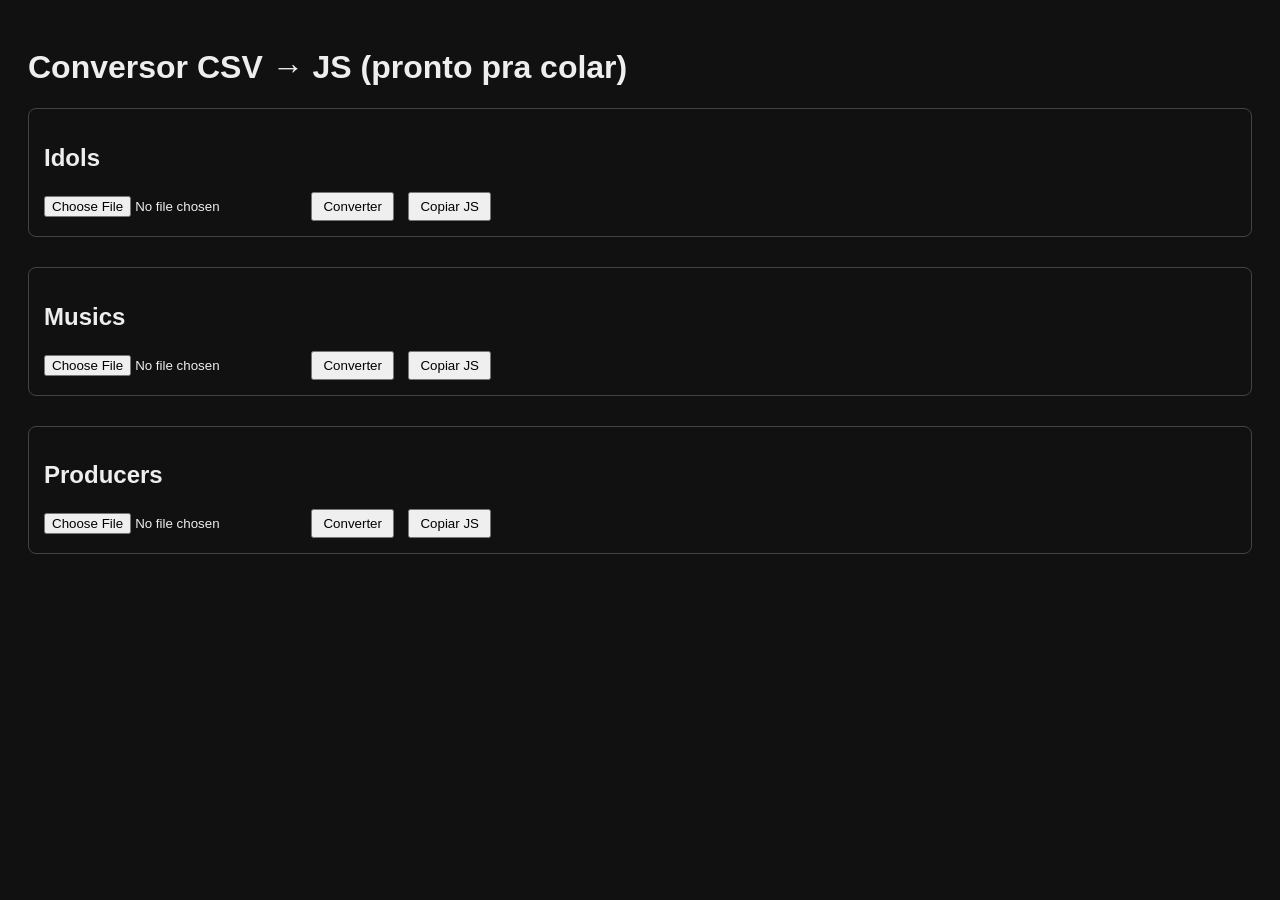
<file: data/converter_csv_json.html>
<!DOCTYPE html>
<html lang="pt-BR">
<head>
  <meta charset="UTF-8">
  <title>CSV → JSON Converter</title>
  <style>
    body {
      font-family: Arial;
      padding: 20px;
      background: #111;
      color: #eee;
    }
    .section {
      margin-bottom: 30px;
      padding: 15px;
      border: 1px solid #444;
      border-radius: 8px;
    }
    button {
      margin-left: 10px;
      padding: 5px 10px;
      cursor: pointer;
    }
    textarea {
      width: 100%;
      height: 150px;
      margin-top: 10px;
      background: #222;
      color: #0f0;
      border: 1px solid #555;
      display: none;
    }
  </style>
</head>
<body>
<h1>Conversor CSV → JS (pronto pra colar)</h1>
<!-- IDOLS -->
<div class="section">
  <h2>Idols</h2>
  <input type="file" id="idolsFile" accept=".csv">
  <button onclick="processarArquivo('idols')">Converter</button>
  <button onclick="copiarJS('idols')">Copiar JS</button>
  <textarea id="idolsOutput"></textarea>
</div>
<!-- SONGS -->
<div class="section">
  <h2>Musics</h2>
  <input type="file" id="songsFile" accept=".csv">
  <button onclick="processarArquivo('songs')">Converter</button>
  <button onclick="copiarJS('songs')">Copiar JS</button>
  <textarea id="songsOutput"></textarea>
</div>
<!-- PRODUCERS -->
<div class="section">
  <h2>Producers</h2>
  <input type="file" id="producersFile" accept=".csv">
  <button onclick="processarArquivo('producers')">Converter</button>
  <button onclick="copiarJS('producers')">Copiar JS</button>
  <textarea id="producersOutput"></textarea>
</div>
<script>
//f:detectarSeparador
function detectarSeparador(linha) {
  if (linha.includes(";")) return ";";
  if (linha.includes("\t")) return "\t";
  return ",";
}

//f:normalizarChave
function normalizarChave(chave) {
  return chave
    .toLowerCase()
    .normalize("NFD").replace(/[\u0300-\u036f]/g, "")
    .replace(/\s+/g, "");
}

//f:processarArquivo
function processarArquivo(tipo) {
  const input = document.getElementById(tipo + "File");
  const output = document.getElementById(tipo + "Output");
  const file = input.files[0];
  if (!file) {
    alert("Selecione um arquivo!");
    return;
  }
  const reader = new FileReader();
  reader.onload = function(e) {
    const texto = e.target.result.trim();
    const linhas = texto.split("\n");
    const separador = detectarSeparador(linhas[0]);
    const headers = linhas[0]
      .split(separador)
      .map(h => normalizarChave(h));
    let resultado = [];
    for (let i = 1; i < linhas.length; i++) {
      if (!linhas[i].trim()) continue;
      let valores = linhas[i].split(separador);
      let obj = {};
      headers.forEach((h, index) => {
        obj[h] = valores[index]?.trim() || "";
      });
      //IDOLS
      if (tipo === "idols") {
        obj = {
          gen: obj.geracao,
          type: obj.type,
          id: obj.id,
          name: obj.nome,
          group: obj.grupo,
          vocal: obj.vocal,
          dance: obj.dance,
          rap: obj.rap,
          center: obj.center,
          visual: obj.visual,
          especialidade: obj.especialidade,
          conceito: obj.conceitopredominante,
          fortes: obj.pontosfortes,
          fracos: obj.pontosfracos,
        };
      }
      //SONGS
      if (tipo === "songs") {
        obj = {
          type: obj.type,
          id: obj.id,
          name: obj.nome,
          fonte: obj.fonte,
          conceito: obj.conceitooriginal,
        };
      }
      //PRODUCERS
      if (tipo === "producers") {
        obj = {
          type: obj.type,
          id: obj.id,
          name: obj.nome,
          conceito: obj.conceitopredominante,
          outrosconceitos: obj.outrosconceitos,
        };
      }
      resultado.push(obj);
    }
    const json = JSON.stringify(resultado, null, 2);
    output.value = json;
    output.style.display = "block";
  };
  reader.readAsText(file);
}

//f:copiarJS
function copiarJS(tipo) {
  const output = document.getElementById(tipo + "Output");
  if (!output.value) {
    alert("Converta primeiro!");
    return;
  }
  let nomeConst = "";
  if (tipo === "idols") nomeConst = "idols";
  if (tipo === "songs") nomeConst = "musics";
  if (tipo === "producers") nomeConst = "producers";
  const textoFinal = `const ${nomeConst} = ${output.value};`;
  navigator.clipboard.writeText(textoFinal)
    .then(() => alert("Código JS copiado!"))
    .catch(() => alert("Erro ao copiar"));
}
</script>
</body>
</html>
</file>
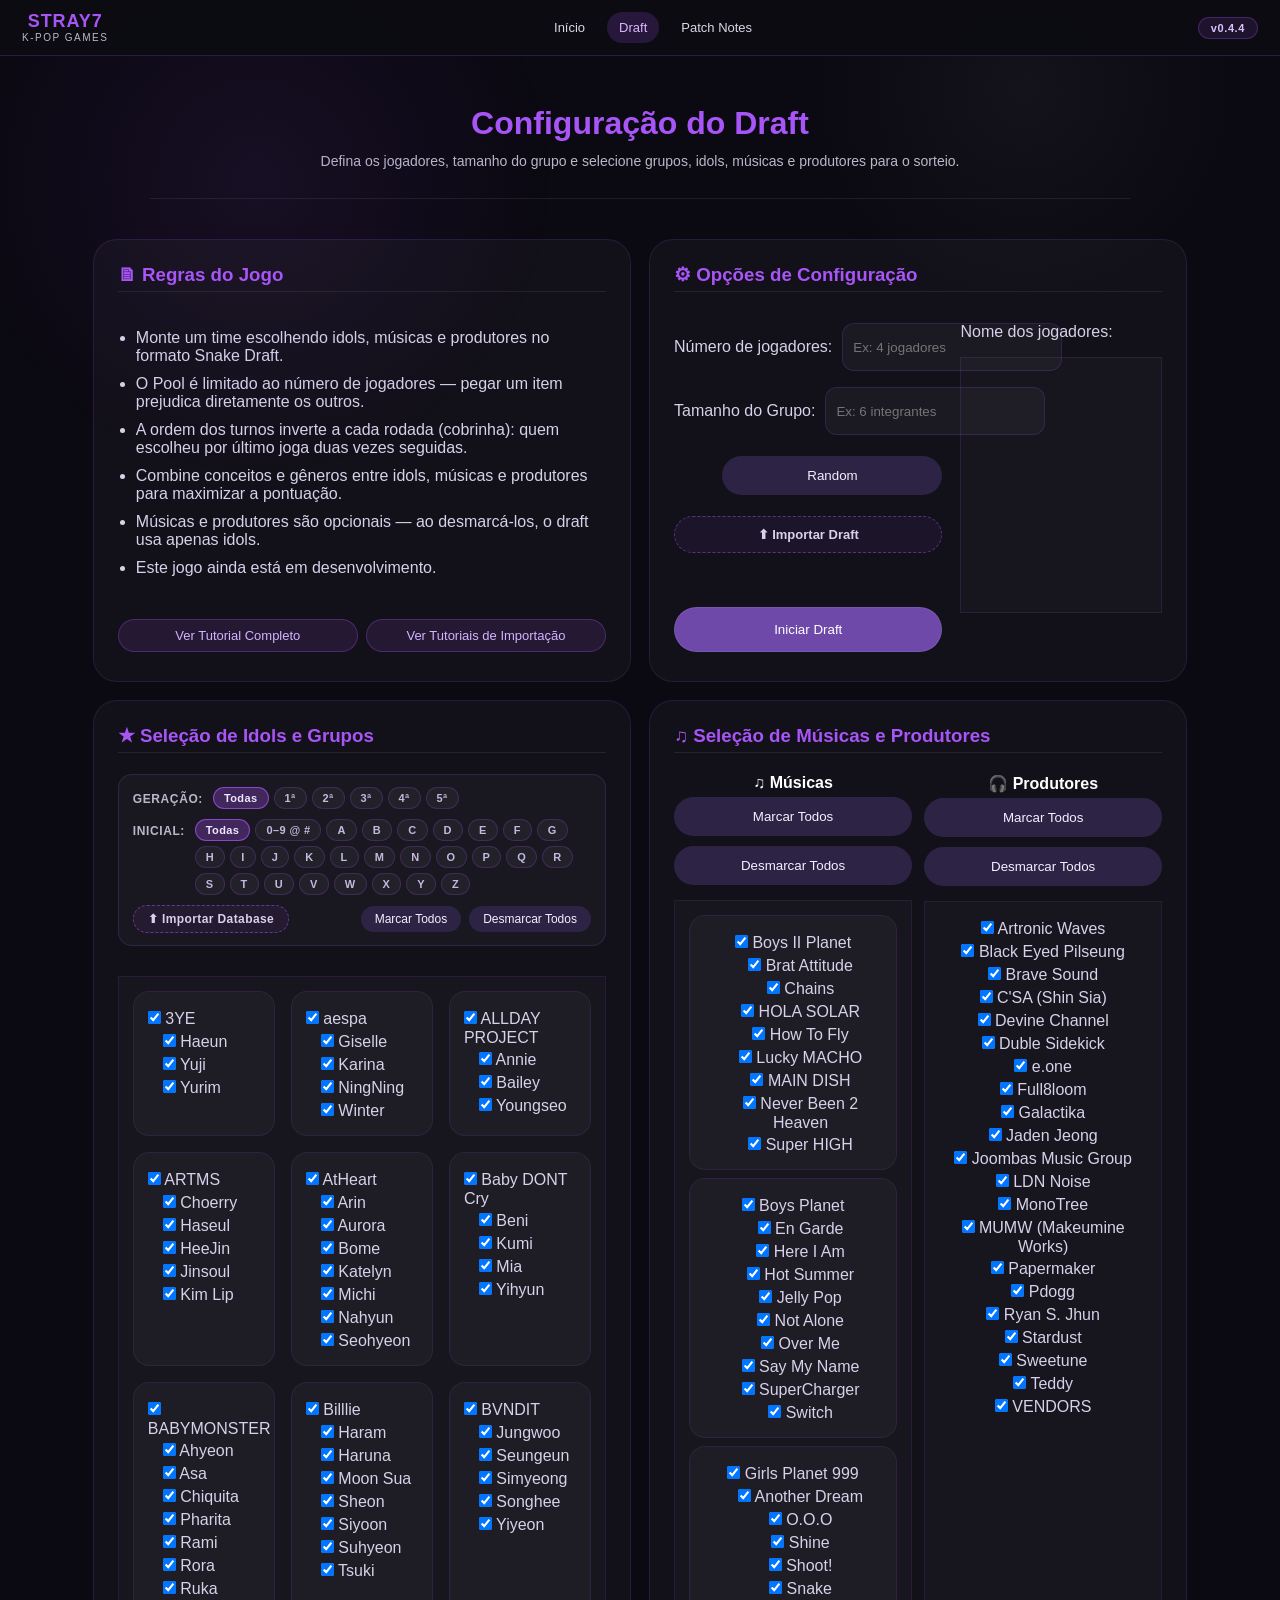
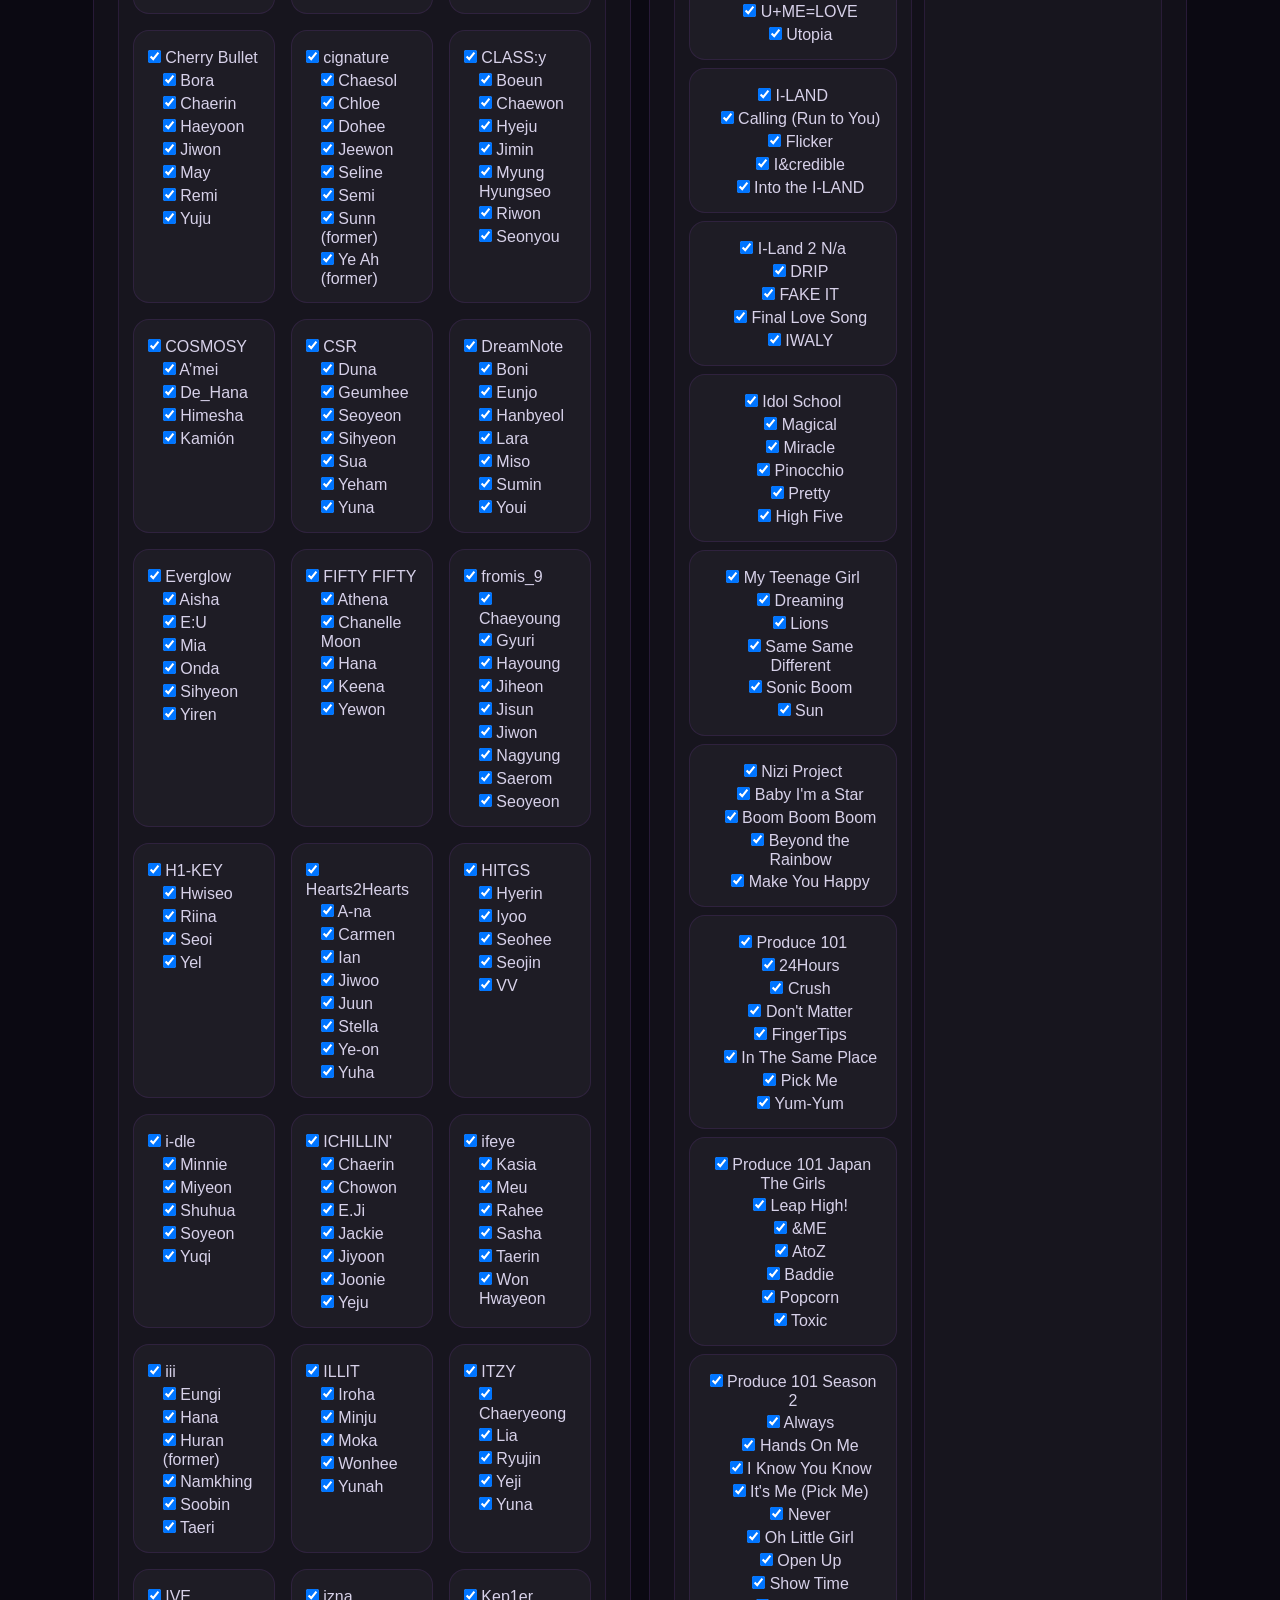
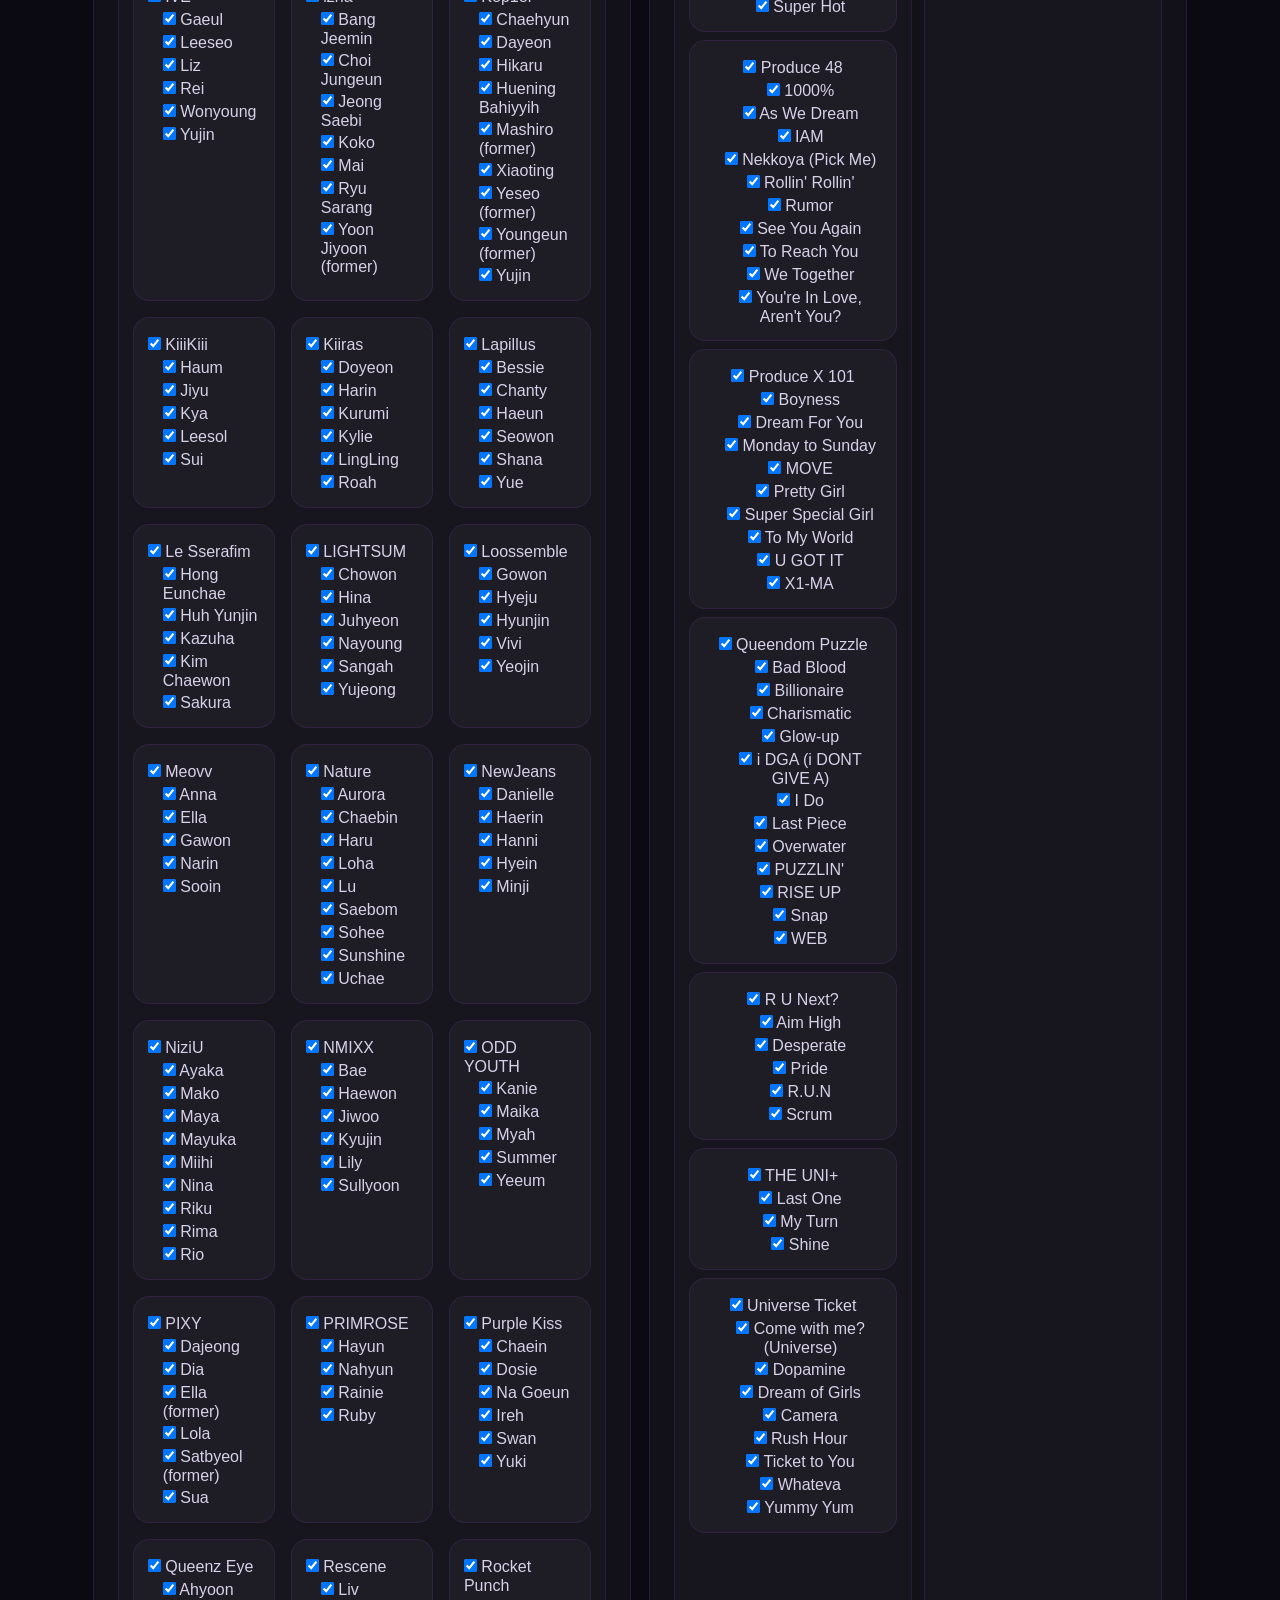
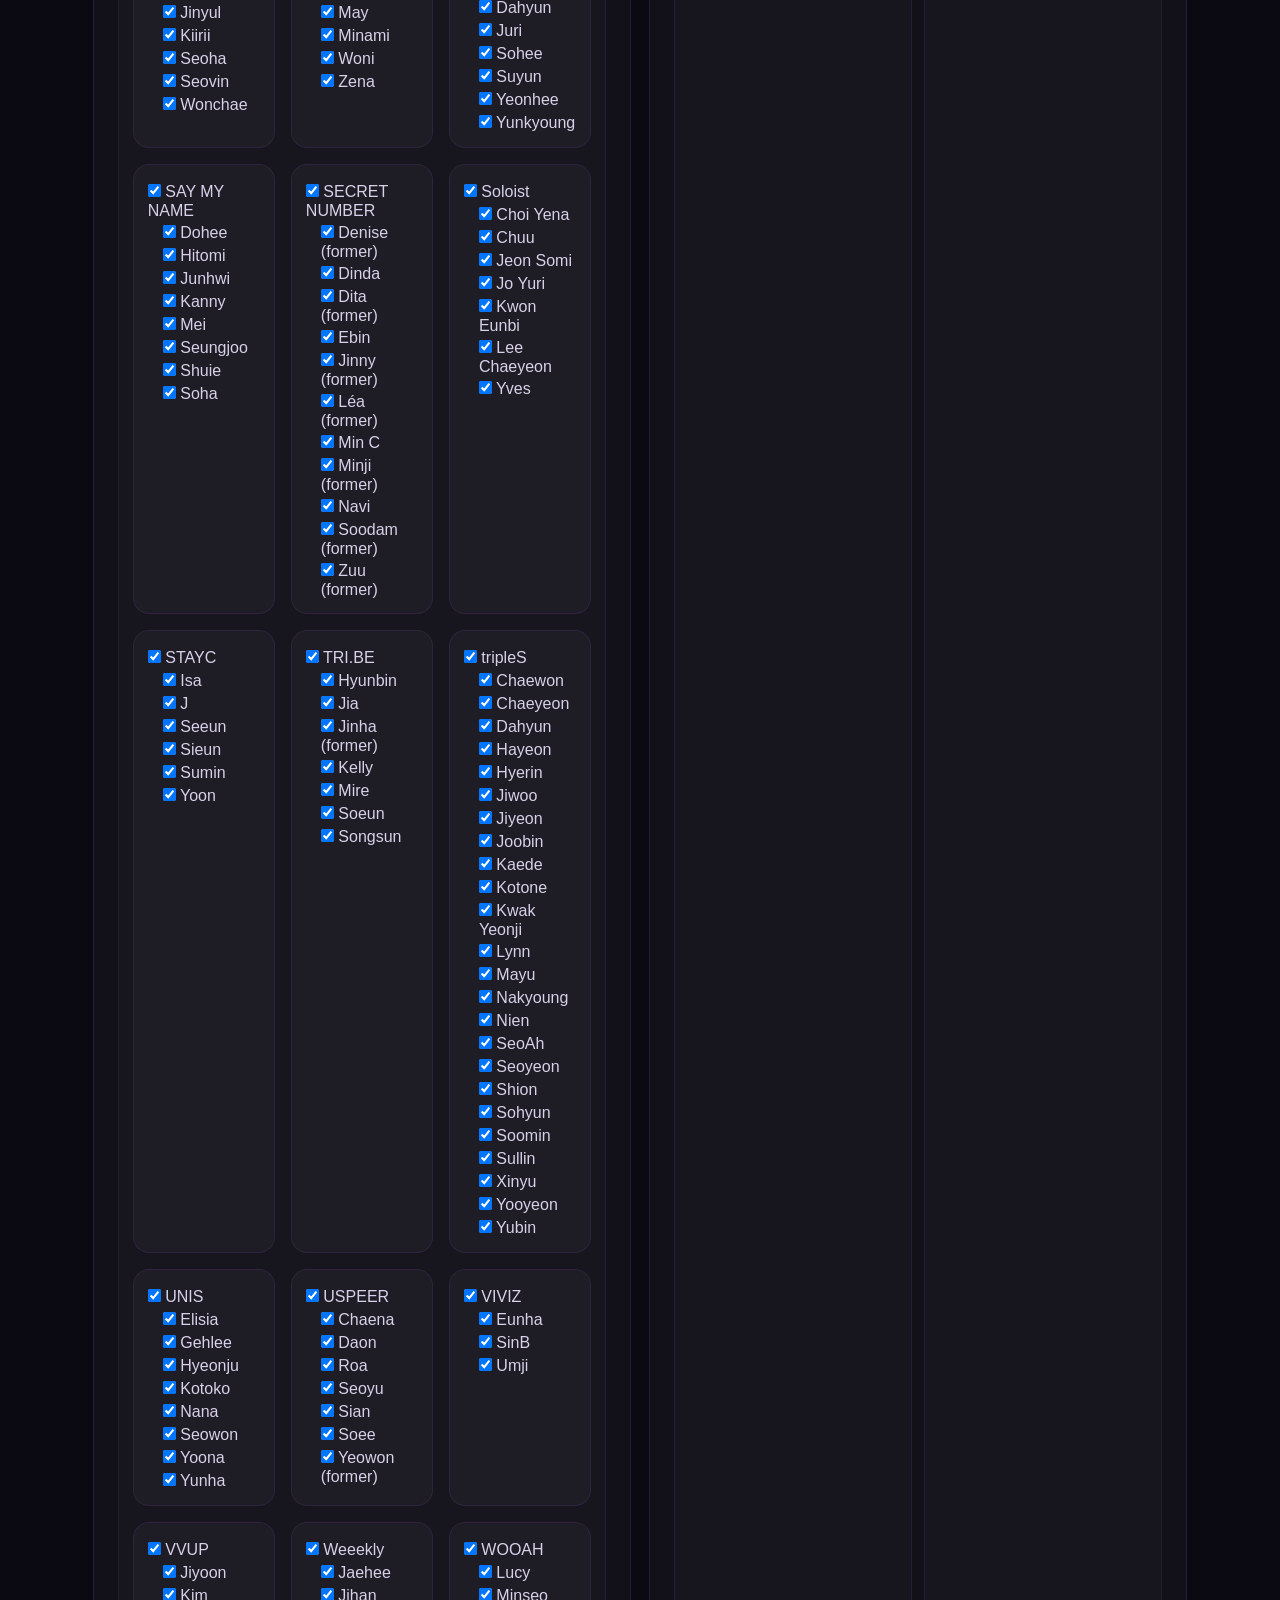
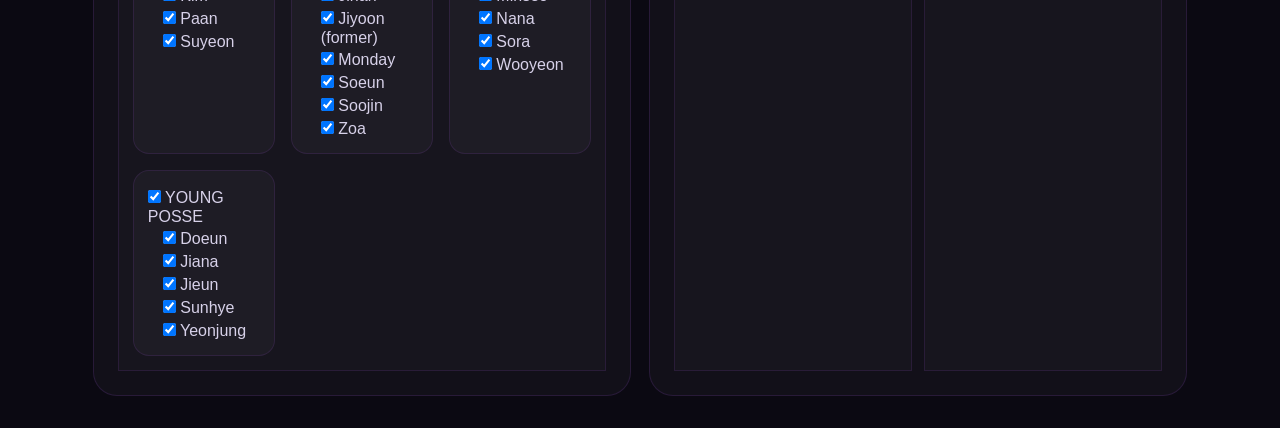
<file: screens/draftconfig.html>
<!DOCTYPE html>
<html lang="pt-BR">
<head>
  <meta charset="UTF-8">
  <meta name="viewport" content="width=device-width, initial-scale=1.0">
  <title>Stray7 Configuração do Draft</title>
  <link rel="icon" type="image/png" href="../assets/icons/favicon.png">
  <link rel="stylesheet" href="../css/styles.css">
  <script src="../data/data.js"></script>
  <script src="../scripts/script.js"></script>
</head>
<body>

<div class="page-header">
  <h1>Configuração do Draft</h1>
  <p>Defina os jogadores, tamanho do grupo e selecione grupos, idols, músicas e produtores para o sorteio.</p>
</div>

<div class="config-grid">

  <div class="config-block block-1">
    <h3>&#x1F5CE Regras do Jogo</h3>
    <ul>
      <li>Monte um time escolhendo idols, músicas e produtores no formato Snake Draft.</li>
      <li>O Pool é limitado ao número de jogadores — pegar um item prejudica diretamente os outros.</li>
      <li>A ordem dos turnos inverte a cada rodada (cobrinha): quem escolheu por último joga duas vezes seguidas.</li>
      <li>Combine conceitos e gêneros entre idols, músicas e produtores para maximizar a pontuação.</li>
      <li>Músicas e produtores são opcionais — ao desmarcá-los, o draft usa apenas idols.</li>
      <li>Este jogo ainda está em desenvolvimento.</li>
    </ul>
    <div class="tut-btn-row">
      <button class="btn-tutorial" onclick="abrirTutorial()">Ver Tutorial Completo</button>
      <button class="btn-tutorial" onclick="abrirTutorialLobby()">Ver Tutoriais de Importação</button>
    </div>
  </div>

  <div class="config-block block-2" style="grid-column: 2 / -1">
    <h3>&#9881 Opções de Configuração</h3>
    <div class="b2-body">

      <div class="b2-left">
      <div class="b2-field">
      <label>Número de jogadores:</label>
      <input type="number" id="playerCount" placeholder="Ex: 4 jogadores" onchange="criarInputsJogadores()">
    </div>
    <div class="b2-field">
      <label>Tamanho do Grupo:</label>
      <input type="number" id="idolCount" placeholder="Ex: 6 integrantes">
    </div>
    <div class="b2-field">
      <span></span>
      <button onclick="sortearIntegrantes()">Random</button>
    </div>
    <label class="btn-importar-draft" for="importDraftInput">⬆ Importar Draft</label>
    <input type="file" id="importDraftInput" accept=".txt" onchange="importarDraftTxt(event)" style="display:none;">
    <button class="btn-iniciar-draft" onclick="iniciarDraft()">Iniciar Draft</button>
  </div>

  <div class="b2-right">
    <span class="players-label">Nome dos jogadores:</span>
    <div id="playersContainer" class="players-scroll-box"></div>
  </div>

    </div>
  </div>

  <div class="config-block block-3">
      <h3>&#x2605 Seleção de Idols e Grupos</h3>
      <div id="idolFilter">
        <div class="idol-filter-row">
          <span class="idol-filter-label">Geração:</span>
          <div class="idol-filter-pills" id="filterGen">
            <button class="filter-pill active" data-filter="gen" data-value="all" onclick="setFiltro('gen','all')">Todas</button>
            <button class="filter-pill" data-filter="gen" data-value="1" onclick="setFiltro('gen','1')">1ª</button>
            <button class="filter-pill" data-filter="gen" data-value="2" onclick="setFiltro('gen','2')">2ª</button>
            <button class="filter-pill" data-filter="gen" data-value="3" onclick="setFiltro('gen','3')">3ª</button>
            <button class="filter-pill" data-filter="gen" data-value="4" onclick="setFiltro('gen','4')">4ª</button>
            <button class="filter-pill" data-filter="gen" data-value="5" onclick="setFiltro('gen','5')">5ª</button>
          </div>
        </div>
        <div class="idol-filter-row">
          <span class="idol-filter-label">Inicial:</span>
          <div class="idol-filter-pills" id="filterLetra">
            <button class="filter-pill active" data-filter="letra" data-value="all" onclick="setFiltro('letra','all')">Todas</button>
            <button class="filter-pill" data-filter="letra" data-value="09" onclick="setFiltro('letra','09')">0–9 @ #</button>
            <button class="filter-pill" data-filter="letra" data-value="A" onclick="setFiltro('letra','A')">A</button>
            <button class="filter-pill" data-filter="letra" data-value="B" onclick="setFiltro('letra','B')">B</button>
            <button class="filter-pill" data-filter="letra" data-value="C" onclick="setFiltro('letra','C')">C</button>
            <button class="filter-pill" data-filter="letra" data-value="D" onclick="setFiltro('letra','D')">D</button>
            <button class="filter-pill" data-filter="letra" data-value="E" onclick="setFiltro('letra','E')">E</button>
            <button class="filter-pill" data-filter="letra" data-value="F" onclick="setFiltro('letra','F')">F</button>
            <button class="filter-pill" data-filter="letra" data-value="G" onclick="setFiltro('letra','G')">G</button>
            <button class="filter-pill" data-filter="letra" data-value="H" onclick="setFiltro('letra','H')">H</button>
            <button class="filter-pill" data-filter="letra" data-value="I" onclick="setFiltro('letra','I')">I</button>
            <button class="filter-pill" data-filter="letra" data-value="J" onclick="setFiltro('letra','J')">J</button>
            <button class="filter-pill" data-filter="letra" data-value="K" onclick="setFiltro('letra','K')">K</button>
            <button class="filter-pill" data-filter="letra" data-value="L" onclick="setFiltro('letra','L')">L</button>
            <button class="filter-pill" data-filter="letra" data-value="M" onclick="setFiltro('letra','M')">M</button>
            <button class="filter-pill" data-filter="letra" data-value="N" onclick="setFiltro('letra','N')">N</button>
            <button class="filter-pill" data-filter="letra" data-value="O" onclick="setFiltro('letra','O')">O</button>
            <button class="filter-pill" data-filter="letra" data-value="P" onclick="setFiltro('letra','P')">P</button>
            <button class="filter-pill" data-filter="letra" data-value="Q" onclick="setFiltro('letra','Q')">Q</button>
            <button class="filter-pill" data-filter="letra" data-value="R" onclick="setFiltro('letra','R')">R</button>
            <button class="filter-pill" data-filter="letra" data-value="S" onclick="setFiltro('letra','S')">S</button>
            <button class="filter-pill" data-filter="letra" data-value="T" onclick="setFiltro('letra','T')">T</button>
            <button class="filter-pill" data-filter="letra" data-value="U" onclick="setFiltro('letra','U')">U</button>
            <button class="filter-pill" data-filter="letra" data-value="V" onclick="setFiltro('letra','V')">V</button>
            <button class="filter-pill" data-filter="letra" data-value="W" onclick="setFiltro('letra','W')">W</button>
            <button class="filter-pill" data-filter="letra" data-value="X" onclick="setFiltro('letra','X')">X</button>
            <button class="filter-pill" data-filter="letra" data-value="Y" onclick="setFiltro('letra','Y')">Y</button>
            <button class="filter-pill" data-filter="letra" data-value="Z" onclick="setFiltro('letra','Z')">Z</button>
          </div>
        </div>
        <div class="idol-filter-row idol-filter-actions">
          <div class="idol-filter-import">
            <label class="btn-importar-db" for="importDbInput">⬆ Importar Database</label>
            <input type="file" id="importDbInput" accept=".csv,.json" onchange="importarDatabase(event)" style="display:none;">
            <span id="importDbStatus" class="import-db-status"></span>
          </div>
          <div class="idol-filter-mark-btns">
            <button onclick="marcarTodosGeracoes()">Marcar Todos</button>
            <button onclick="desmarcarTodosGeracoes()">Desmarcar Todos</button>
          </div>
        </div>
      </div>
      <div id="groupsContainer" class="scroll-box"></div>
    </div>

    <div class="config-block block-4">
    <h3>&#9835 Seleção de Músicas e Produtores</h3>
      <div class="half-container">
        <div>
          <span style="font-weight:bold; color:#fff;">&#9835 Músicas</span>
          <button onclick="marcarTodasMusicas()">Marcar Todos</button>
          <button onclick="desmarcarTodasMusicas()">Desmarcar Todos</button>
          <div id="musicContainer" class="scroll-box"></div>
        </div>
        <div>
          <span style="font-weight:bold; color:#fff;">&#x1F3A7 Produtores</span>
          <button onclick="marcarTodosProdutores()">Marcar Todos</button>
          <button onclick="desmarcarTodosProdutores()">Desmarcar Todos</button>
            <div id="producerContainer" class="scroll-box"></div>
        </div>
    </div>
  </div>
</div>

<div id="modalTutorial" class="modal-tutorial" onclick="fecharTutorialFora(event)">
  <div class="modal-tutorial-content">
    <button class="modal-tutorial-close" onclick="fecharTutorial()">✕</button>
    <div id="modalTutorialBody">Carregando...</div>
  </div>
</div>

<div id="modalTutorialLobby" class="modal-tutorial" onclick="fecharTutorialLobbyFora(event)">
  <div class="modal-tutorial-content">
    <button class="modal-tutorial-close" onclick="fecharTutorialLobby()">✕</button>
    <div id="modalTutorialLobbyBody"></div>
  </div>
</div>

</body>
</html>
</file>
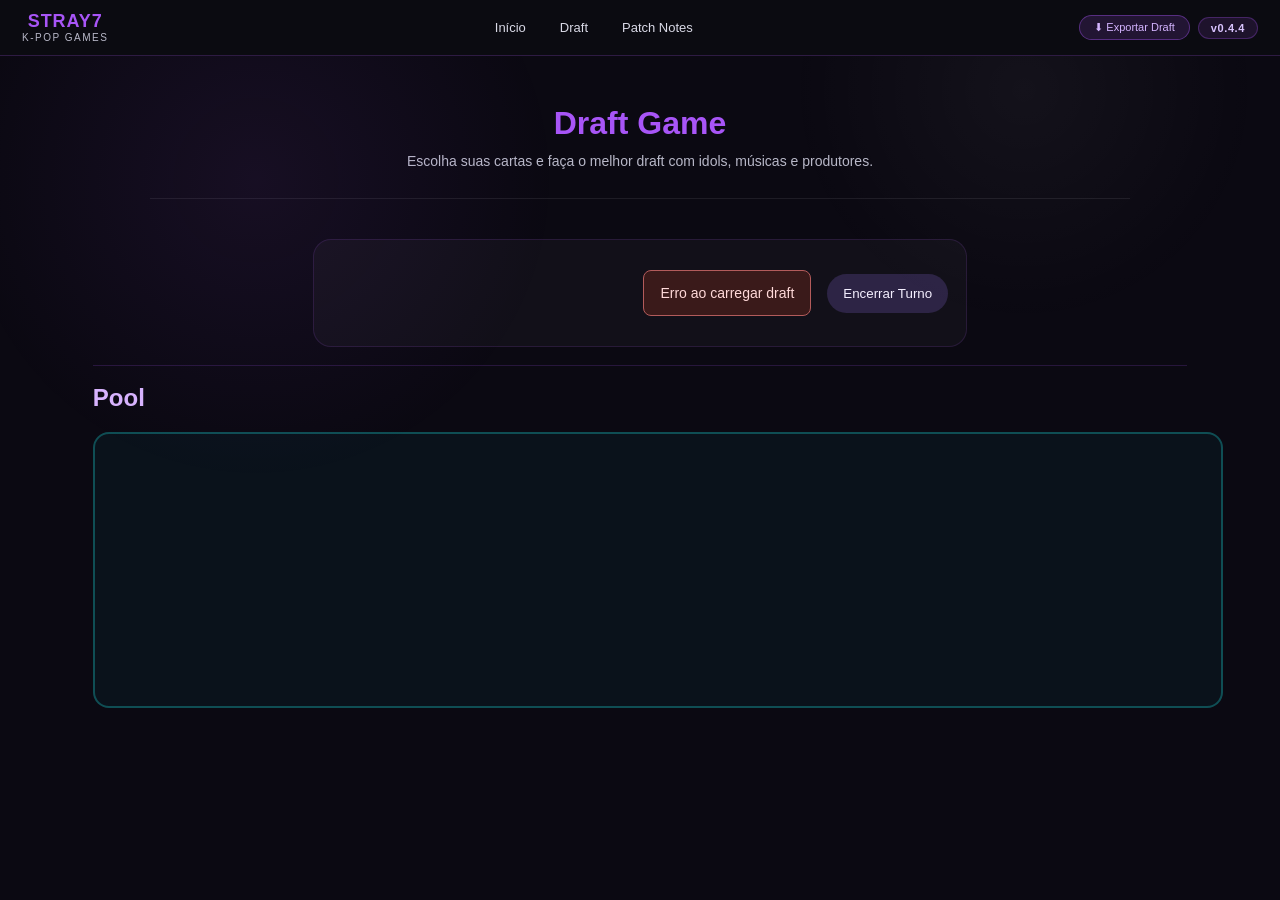
<file: screens/draftgame.html>
<!DOCTYPE html>
<html lang="pt-BR">
<head>
  <meta charset="UTF-8">
  <meta name="viewport" content="width=device-width, initial-scale=1.0">
  <title>Stray7 Draft Game</title>
  <link rel="icon" type="image/png" href="../assets/icons/favicon.png">
  <link rel="stylesheet" href="../css/styles.css">

  <script src="../data/data.js" defer></script>
  <script src="../scripts/script.js"></script>
  <script src="../scripts/draftgame.js"></script>
</head>

<body>
  <div class="page-header">
    <h1>Draft Game</h1>
    <p>Escolha suas cartas e faça o melhor draft com idols, músicas e produtores.</p>
  </div>
  <div id="gameScreen">
    <div id="playersBoard"></div>

  <div id="turnActions">
    <h1 id="turnoAtual"></h1>
    <button onclick="encerrarTurno()">Encerrar Turno</button>
  </div>

  <hr>

  <h2>Pool</h2>
  <div id="pool"></div>
</div>
<div id="modal" class="modal"></div>
</body>
</html>
</file>
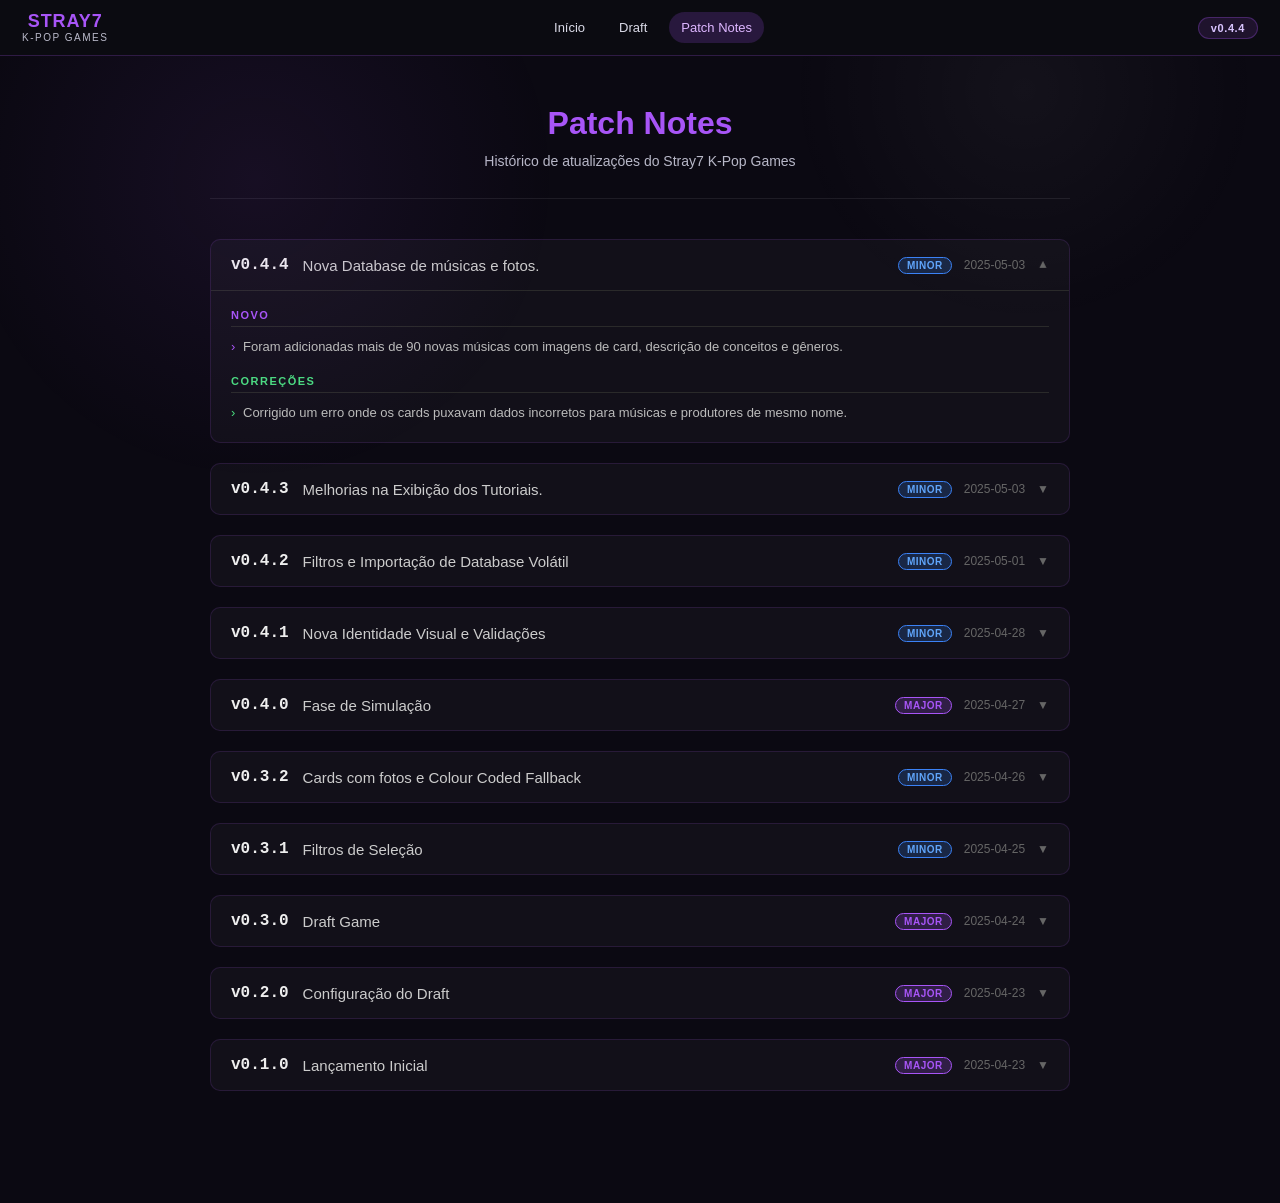
<file: screens/patchnotes.html>
<!DOCTYPE html>
<html lang="pt-BR">
<head>
  <meta charset="UTF-8">
  <meta name="viewport" content="width=device-width, initial-scale=1.0">
  <title>Stray7 Patch Notes</title>
  <link rel="stylesheet" href="../css/styles.css">
  <link rel="stylesheet" href="../css/patchnotes.css">
  <link rel="icon" type="image/png" href="../assets/icons/favicon.png">
</head>
<body>
  <div id="modal" class="modal"></div>
  <script src="../scripts/script.js"></script>
  <script src="../scripts/patchnotes.js"></script>
</body>
</html>
</file>
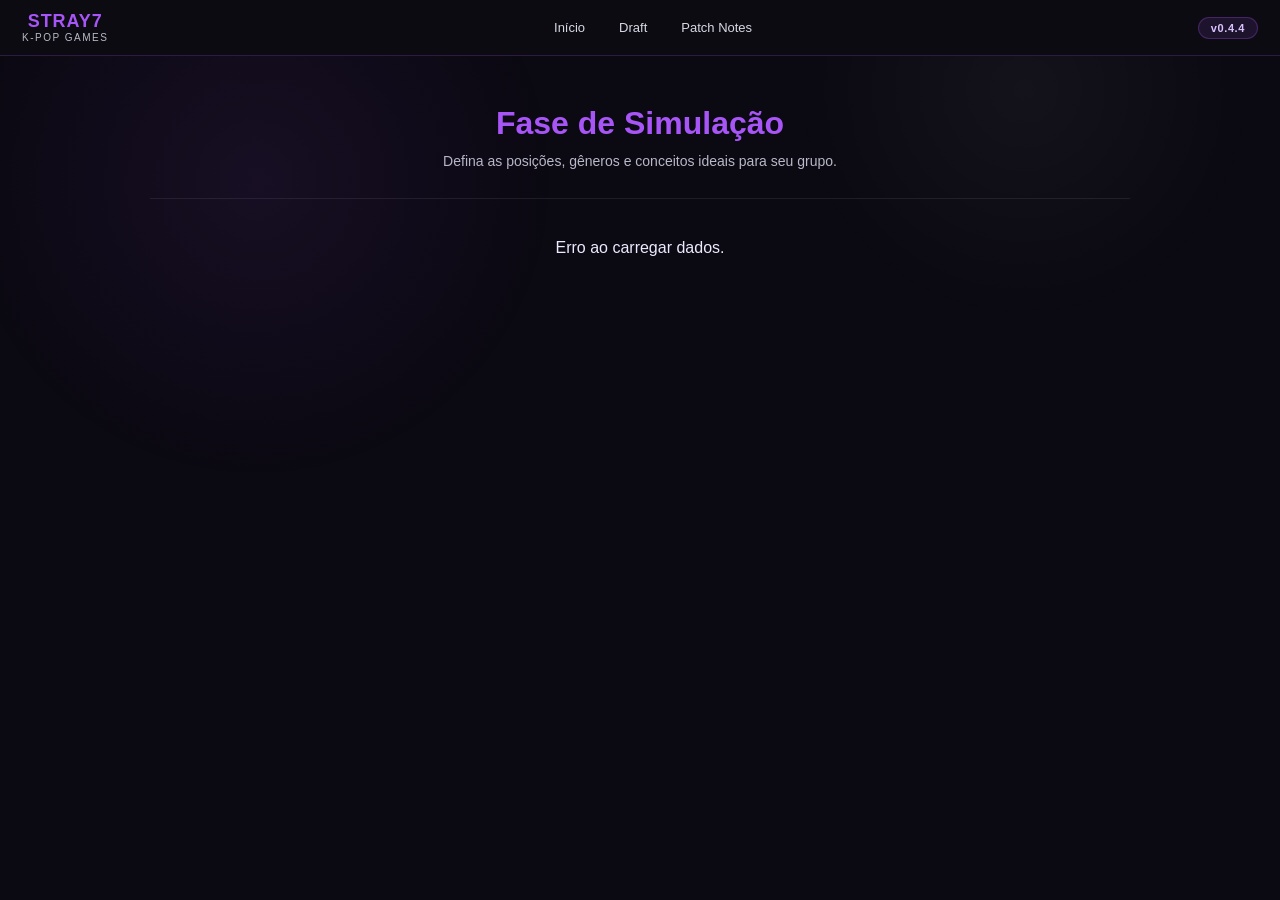
<file: screens/simulacao.html>
<!DOCTYPE html>
<html lang="pt-BR">
<head>
  <meta charset="UTF-8">
  <meta name="viewport" content="width=device-width, initial-scale=1.0">
  <title>Stray7 Fase de Simulação</title>
  <link rel="stylesheet" href="../css/styles.css">
  <link rel="stylesheet" href="../css/simulacao.css">
  <link rel="icon" type="image/png" href="../assets/icons/favicon.png">
</head>
<body>
  <div class="page-header">
    <h1>Fase de Simulação</h1>
    <p>Defina as posições, gêneros e conceitos ideais para seu grupo.</p>
  </div>
  <div id="simBoard"></div>
  <div id="modal" class="modal"></div>
  <script src="../data/data.js"></script>
  <script src="../scripts/script.js"></script>
  <script src="../scripts/simulacao.js"></script>
</body>
</html>
</file>
<file: css/styles.css>
/* ========================
   HEADER FIXO
======================== */
.site-header {
  position: fixed;
  top: 0;
  left: 0;
  width: 100%;
  z-index: 1000;
  background: rgba(12, 12, 18, 0.96);
  border-bottom: 1px solid rgba(168, 85, 247, 0.22);
  display: flex;
  align-items: center;
  justify-content: space-between;
  padding: 0 22px;
  height: 56px;
  box-sizing: border-box;
}

/* Logo do sistema */
.header-logo {
  display: flex;
  align-items: center;
  gap: 10px;
  text-decoration: none;
  flex-shrink: 0;
}

.header-logo.disabled-logo {
  cursor: default;
  pointer-events: none;
  opacity: 0.9;
}

.header-logo-text {
  font-family: 'Trebuchet MS', sans-serif;
  font-size: 18px;
  font-weight: 900;
  color: #a855f7;
  letter-spacing: 0.9px;
  line-height: 1;
}

.header-logo-sub {
  font-size: 10px;
  color: #b8b8c8;
  letter-spacing: 1.5px;
  text-transform: uppercase;
  margin-top: 2px;
}

/* Nav central */
.header-nav {
  display: flex;
  align-items: center;
  gap: 10px;
}

.header-nav a {
  color: #d9d9e6;
  text-decoration: none;
  font-size: 13px;
  padding: 8px 12px;
  border-radius: 999px;
  transition: background 0.15s ease, color 0.15s ease;
}

.header-nav a:hover {
  background: rgba(255, 255, 255, 0.06);
  color: #fff;
}

.header-nav a.active {
  color: #ddb6ff;
  background: rgba(168, 85, 247, 0.18);
}

/* Lado direito */
.header-right {
  display: flex;
  align-items: center;
  gap: 8px;
  flex-shrink: 0;
}

.header-badge {
  background: rgba(168, 85, 247, 0.12);
  border: 1px solid rgba(168, 85, 247, 0.28);
  color: #d9c4ff;
  font-size: 11px;
  padding: 4px 12px;
  border-radius: 999px;
  font-weight: 700;
  letter-spacing: 0.6px;
}

h1 {
  margin-bottom: 8px;
  font-size: 32px;
  color: #a855f7;
}

h2, h3 {
  margin-bottom: 5px;
}

.page-header {
  max-width: 980px;
  margin: 0 auto 40px;
  padding-bottom: 24px;
  border-bottom: 1px solid rgba(255,255,255,0.08);
  text-align: center;
}

.page-header h1 {
  margin-bottom: 8px;
  font-size: 32px;
  color: #a855f7;
}

.page-header p {
  color: #b8b8c8;
  font-size: 14px;
  line-height: 1.7;
  margin: 0;
}

button {
  padding: 12px 16px;
  margin: 5px 0;
  border: none;
  background-color: #2d2445;
  color: #f4efff;
  cursor: pointer;
  border-radius: 999px;
  transition: background-color 0.2s ease, transform 0.2s ease;
}

.mode-title {
  font-size: 24px;
  font-weight: bold;
  color: #a855f7;
}

.mode-description {
  font-size: 16px;
  color: #d7d1e9;
  margin-bottom: auto;
}

.disabled-btn{
  cursor: not-allowed;
}

button:hover {
  background-color: #3f2f69;
}

input {
  padding: 10px;
  margin: 5px 0;
  border-radius: 12px;
  border: 1px solid #2d2a3a;
  background: rgba(255,255,255,0.04);
  color: #f4efff;
}

/* ===============
  estilos globais
================ */
body {
  font-family: 'Trebuchet MS', sans-serif;
  background-color: #0b0912;
  color: #ede9ff;
  padding: 76px 24px 24px 24px;
  text-align: center;
}

body::before {
  content: '';
  position: fixed;
  inset: 0;
  background-image: radial-gradient(circle at 20% 20%, rgba(168,85,247,0.08), transparent 24%),
                    radial-gradient(circle at 80% 10%, rgba(255,255,255,0.04), transparent 18%);
  pointer-events: none;
}

/* ============
  index.html
============ */

/* Título */
.game-modes {
  display: grid;
  grid-template-columns: repeat(auto-fit, minmax(240px, 1fr));
  width: min(90%, 1120px);
  margin: 0 auto;
  gap: 24px;
}

.mode {
  display: flex;
  flex-direction: column;
  align-items: center;
  gap: 18px;
  background: rgba(255,255,255,0.04);
  border: 1px solid rgba(168, 85, 247, 0.15);
  border-radius: 24px;
  padding: 20px;
  min-height: 440px;
}

/* Imagens */
.mode-image {
  width: 100%;
  max-width: 320px;
  height: 320px;
  object-fit: cover;
  display: block;
  border-radius: 20px;
  margin-bottom: 0;
  opacity: 1;
  transition: opacity 1s ease, transform 1s ease;
}

.mode-image.fade-out {
  opacity: 0;
  transform: scale(1.02);
}

/* Botões */
.draft-btn {
  background-color: #7f56d9;
  color: white;
  padding: 12px 24px;
  border-radius: 999px;
}

.draft-btn:hover {
  background-color: #6e3dc3;
}

.disabled-btn {
  background-color: #3d3a4d;
  color: #b9b3c8;
  padding: 12px 24px;
  border-radius: 999px;
}

/* ===================
   drafttutorial.html
====================== */

.tut-config-grid {
  display: grid;
  grid-template-columns: 1fr 1fr;
  gap: 18px;
  width: 90%;
  max-width: 1180px;
  margin: 0 auto;
}

.tut-config-block {
  background: rgba(255,255,255,0.03);
  padding: 24px;
  border-radius: 24px;
  overflow: hidden;
  display: flex;
  flex-direction: column;
  gap: 16px;
  border: 1px solid rgba(168,85,247,0.14);
}

.tut-config-block.block-1 {
  text-align: left;
}

.tut-config-block h3 {
  text-align: left;
  margin-top: 0;
  color: #a855f7;
}

.tut-config-block ul {
  text-align: left;
  padding-left: 18px;
  color: #d7d1e9;
}

.tut-config-block li {
  margin-bottom: 10px;
}

.tut-config-block p,
.tut-config-block label {
  color: #d7d1e9;
}

.tut-config-block blockquote,
.tut-config-block strong {
  color: #fff;
}


/* ===================
   draftconfig.html
====================== */
.config-grid {
  display: grid;
  grid-template-columns: 1fr 1fr;
  gap: 18px;
  width: 90%;
  /*max-width: 1180px;*/
  margin: 0 auto;
}

.config-block {
  background: rgba(255,255,255,0.03);
  padding: 24px;
  border-radius: 24px;
  overflow: hidden;
  display: flex;
  flex-direction: column;
  gap: 16px;
  border: 1px solid rgba(168,85,247,0.14);
}

/* ==========
   BLOCO 1
============= */

.config-block h3 {
  text-align: left;
  border-bottom: 1px solid rgba(255,255,255,0.08);
  padding-bottom: 5px;
  margin-top: 0;
  color: #a855f7;
}

.config-block ul {
  text-align: left;
  padding-left: 18px;
  color: #d7d1e9;
}

.config-block li {
  margin-bottom: 10px;
}

.config-block p,
.config-block label,
.players-label,
.half-container span {
  color: #d7d1e9;
}

.config-block blockquote,
.config-block strong {
  color: #fff;
}

/* ==========
   BLOCO 2
============= */

.b2-body {
  display: flex;
  flex: 1;
  gap: 18px;
  overflow: hidden;
  text-align: left;
}

.b2-left {
  margin-top: 10px;
  display: flex;
  flex-direction: column;
  align-items: stretch;
  text-align: left;
  gap: 16px;
  width: 55%;
}

.b2-field {
  display: grid;
  grid-template-columns: 1fr minmax(220px, 220px);
  align-items: center;
  gap: 10px;
  white-space: nowrap;
}

.b2-field label {
  text-align: left;
  color: #d7d1e9;
}

.b2-field input[type="number"] {
  width: 100%;
  min-width: auto;
  max-width: auto;
  padding: 10px;
  margin: 0;
  height: 48px;
  box-sizing: border-box;
  border-radius: 12px;
  border: 1px solid rgba(168, 85, 247, 0.18);
  background: rgba(255,255,255,0.04);
}

/* Inputs */
.players-label {
  color: #d7d1e9;
  margin-top: 10px;
  margin-bottom: 6px;
}

.b2-right {
  flex: 1;
  display: flex;
  flex-direction: column;
  gap: 10px;
  overflow: hidden;
  min-width: 0;
  max-height: 300px;
}

.players-scroll-box {
  flex: 1;
  max-height: auto;
  overflow-y: auto;
  border: 1px solid rgba(168, 85, 247, 0.14);
  padding: 14px;
  background: rgba(255,255,255,0.02);
  min-height: 0;
}

/* Botões */
.btn-iniciar-draft {
  background-color: #6e49a9;
  color: white;
  padding: 14px 18px;
  cursor: pointer;
  border-radius: 999px;
  width: 100%;
  flex-shrink: 0;
  border: 1px solid rgba(255,255,255,0.08);
}

.btn-iniciar-draft:hover {
  background-color: #593b8c;
}

.b2-left .btn-iniciar-draft {
  margin-top: auto;
  width: 100%;
}

.btn-importar-draft {
  display: block;
  width: 100%;
  padding: 10px 18px;
  font-size: 13px;
  font-family: 'Trebuchet MS', sans-serif;
  font-weight: 700;
  border-radius: 999px;
  border: 1px dashed rgba(168,85,247,0.45);
  background: rgba(168,85,247,0.07);
  color: #c9a8f7;
  cursor: pointer;
  text-align: center;
  transition: background 0.15s ease, border-color 0.15s ease, color 0.15s ease;
  box-sizing: border-box;
}

.btn-importar-draft:hover {
  background: rgba(168,85,247,0.18);
  border-color: rgba(168,85,247,0.65);
  color: #f0e6ff;
}

/* ==========
   BLOCO 3
============= */

/* Filtro */
#idolFilter {
  display: flex;
  flex-direction: column;
  gap: 10px;
  margin-bottom: 14px;
  padding: 12px 14px;
  background: rgba(255,255,255,0.03);
  border: 1px solid rgba(168,85,247,0.18);
  border-radius: 14px;
}

.idol-filter-row {
  display: flex;
  align-items: flex-start;
  gap: 10px;
}

.idol-filter-label {
  color: #b8b8c8;
  font-size: 12px;
  font-weight: 700;
  letter-spacing: 0.6px;
  text-transform: uppercase;
  white-space: nowrap;
  padding-top: 5px;
  min-width: 52px;
}

.idol-filter-pills {
  display: flex;
  flex-wrap: wrap;
  gap: 5px;
}

.filter-pill {
  padding: 4px 10px;
  margin: 0;
  font-size: 11px;
  font-weight: 700;
  border-radius: 999px;
  border: 1px solid rgba(168,85,247,0.22);
  background: rgba(255,255,255,0.04);
  color: #c4b8e0;
  cursor: pointer;
  transition: background 0.15s ease, color 0.15s ease, border-color 0.15s ease;
  letter-spacing: 0.4px;
}

.filter-pill:hover {
  background: rgba(168,85,247,0.14);
  color: #e0d4ff;
  border-color: rgba(168,85,247,0.4);
}

.filter-pill.active {
  background: rgba(168,85,247,0.28);
  color: #f0e6ff;
  border-color: rgba(168,85,247,0.7);
}

.idol-filter-actions {
  justify-content: space-between;
  align-items: center;
  gap: 8px;
}

.idol-filter-import {
  display: flex;
  align-items: center;
  gap: 8px;
}

.btn-importar-db {
  display: inline-block;
  padding: 6px 14px;
  font-size: 12px;
  font-family: 'Trebuchet MS', sans-serif;
  font-weight: 700;
  border-radius: 999px;
  border: 1px dashed rgba(168,85,247,0.5);
  background: rgba(168,85,247,0.08);
  color: #d4b4ff;
  cursor: pointer;
  transition: background 0.15s ease, border-color 0.15s ease, color 0.15s ease;
  letter-spacing: 0.4px;
  white-space: nowrap;
}

.btn-importar-db:hover {
  background: rgba(168,85,247,0.2);
  border-color: rgba(168,85,247,0.7);
  color: #f0e6ff;
}

.import-db-status {
  font-size: 11px;
  color: #7be97b;
  white-space: nowrap;
}

.idol-filter-mark-btns {
  display: flex;
  gap: 8px;
}

.idol-filter-mark-btns button {
  padding: 6px 14px;
  font-size: 12px;
  margin: 0;
}

/* Containers */
#groupsContainer {
  text-align: left;
  display: grid;
  grid-template-columns: repeat(3, minmax(0, 1fr));
  gap: 16px;
}

#groupsContainer > div {
  background: rgba(255,255,255,0.03);
  padding: 14px;
  border-radius: 16px;
  border: 1px solid rgba(168,85,247,0.12);
}

#groupsContainer div div {
  margin-left: 15px;
}

.scroll-box {
  flex: 1;
  overflow-y: auto;
  border: 1px solid rgba(168,85,247,0.12);
  padding: 14px;
  background: rgba(255,255,255,0.02);
}

/* ==========
   BLOCO 4
============= */
#producerContainer,
#musicContainer {
  margin-top: 10px;
}

#musicContainer > div {
  background: rgba(255,255,255,0.03);
  padding: 14px;
  border-radius: 16px;
  border: 1px solid rgba(168,85,247,0.12);
  margin-bottom: 8px;
}

#musicContainer > div > div {
  margin-left: 15px;
}

.half-container {
  display: flex;
  height: 100%;
  gap: 12px;
}

.half-container > div {
  flex: 1;
  display: flex;
  flex-direction: column;
}

.half-container .scroll-box {
  flex: 1;
}

/* =====================
  draftgame.html
===================== */

#gameScreen {
  width: 90%;
  margin: 0 auto;
  text-align: left;
}

#playersBoard {
  width: 100%;
}

/* Título */
#gameScreen h1 {
  margin-bottom: 10px;
  font-size: 24px;
  color: #e7d4ff;
}

#gameScreen h2 {
  margin-top: 36px;
  color: #d8b4fe;
}

#btnExportarDraft {
  background: rgba(168,85,247,0.15);
  border: 1px solid rgba(168,85,247,0.4);
  color: #d4b4ff;
  font-size: 11px;
  padding: 5px 14px;
  border-radius: 999px;
  cursor: pointer;
  margin: 0;
  transition: background 0.15s ease, border-color 0.15s ease;
}

#btnExportarDraft:hover {
  background: rgba(168,85,247,0.28);
  border-color: rgba(168,85,247,0.7);
  color: #f0e6ff;
}

#turnActions {
  display: flex;
  flex-wrap: wrap;
  justify-content: space-between;
  align-items: center;
  gap: 16px;
  margin: 24px 220px 0px 220px;
  padding: 18px;
  min-height: 70px;
  min-width: 120px;
  border: 1px solid rgba(168,85,247,0.14);
  border-radius: 18px;
  background: rgba(255,255,255,0.03);
}

#turnActions #avisoTurno {
  margin: 0;
  flex: 0 0 auto;
}

#turnActions h1 {
  margin: 0;
  font-size: 20px;
  color: #e7d4ff;
  flex: 1 1 auto;
  min-width: 220px;
}

#turnActions button {
  margin: 0;
  width: auto;
  flex: 0 0 auto;
}

/* Linha de separação do turno ACHEI */ 
#gameScreen > hr {
  border: none;
  border-top: 1px solid rgba(168, 85, 247, 0.18);
  margin: 18px 0;
}

#gameScreen h2 {
  margin-top: 18px;
}

#pool {
  width: 100%;
  margin: 0 auto 0;
  padding: 16px;
  min-height: 240px;
  border: 2px solid rgba(34, 255, 255, 0.25);
  border-radius: 16px;
  background: rgba(0, 255, 255, 0.04);
  display: flex;
  flex-wrap: wrap;
  gap: 12px;
  justify-content: flex-start;
}



/* Linha do Jogador */
.playerRow {
  display: flex;
  align-items: flex-start;
  gap: 15px;
  padding: 10px;
  border-bottom: 2px solid #444;
  width: 100%;
}

.playerMeta {
  display: flex;
  flex-direction: column;
  align-items: left;
  justify-content: left;
  gap: 4px;
  min-width: 130px;
  flex-shrink: 0;
}

.playerOrder {
  font-weight: bold;
  color: #a855f7;
  font-size: 24px;
}

.playerName {
  font-weight: bold;
  font-size: 24px;
  color: #fff;
  text-align: center;
}

/* Jogador Atual */
.activePlayer {
  background: rgba(174, 0, 255, 0.1);
}

/* Board */
.playerBlocks {
  display: flex;
  flex: 1;
  gap: 15px;
  justify-content: space-between;
  flex-wrap: nowrap;
  width: 100%;
  min-width: 0;
}

.board { 
  display: flex;
  flex-direction: column;
  border: 2px solid;
  border-radius: 6px;
  flex: 1;
  padding: 8px;
  min-width: 0;
  background: #111;
}

.boardTitle { 
  color: white;
  font-size: 14px;
  font-weight: bold;
  text-align: center;
  margin-bottom: 6px;
  letter-spacing: 1px;
}

.musicBoard,
.producerBoard {
  flex: 0 0 auto;
  min-width: 0;
  width: auto;
}

/* Boards colour coded lyrics */
.idolBoard {
  border-color: yellow;
}

.musicBoard {
  border-color: navy;
}

.producerBoard {
  border-color: purple;
}

/* Slots */
.slotsContainer {
  display: flex;
  gap: 4px;
  width: 100%;
  overflow: visible;
}

.idolBoard .slotsContainer {
  flex-wrap: wrap;
  justify-content: flex-start;
  margin: 0 auto;
}

.musicBoard .slotsContainer,
.producerBoard .slotsContainer {
  justify-content: center;
  flex-wrap: nowrap;
}

.board .slot {
  display: flex;
  flex-wrap: wrap;
  gap: 6px;
  flex: 0 0 90px;
  align-content: flex-start;
  background: #0a0a0a;
  width: 90px;
  height: 120px;
  border: 2px dashed #555;
}

/* Slots colour coded lyrics */
.idolBoard .slot {
  border-color: yellow;
}

.musicBoard .slot {
  border-color: navy;
}

.producerBoard .slot {
  border-color: purple;
}

.locked {
  opacity: 0.6;
  border: 2px solid red;
}

/* Pool */
#pool {
  width: 100%;
  margin: 20px auto 0;
  padding: 16px;
  min-height: 240px;
  border: 2px solid rgba(34, 255, 255, 0.25);
  border-radius: 16px;
  background: rgba(0, 255, 255, 0.04);
  display: flex;
  flex-wrap: wrap;
  gap: 12px;
  justify-content: flex-start;
}

#pool .card {
  width: 160px;
  height: 200px;
}

/* Card */
.card {
  width: 100%;
  height: 100%;
  position: relative;
  overflow: hidden;
  border: 1px solid #444;
  background: #000;
  cursor: grab;
  display: flex;
  align-items: center;
  justify-content: center;
  text-align: center;
  user-select: none;
}

.card:active {
  cursor: grabbing;
}

.card img {
  width: 100%;
  height: 100%;
  object-fit: cover;
  object-position: top;
}

.cardLabel {
  position: absolute;
  bottom: 0;
  width: 100%;
  background: rgba(0,0,0,0.7);
  font-size: 10px;
  text-align: center;
  display: flex;
  flex-direction: column;
  justify-content: center;
  padding: 4px 0;
}

.cardInfo {
  font-size: 8px;
  color: #aaa;
  margin-bottom: 2px;
  overflow: hidden;
  text-overflow: ellipsis;
  white-space: nowrap;
}

.cardName {
  font-size: 10px;
  font-weight: bold;
  color: #fff;
  overflow: hidden;
  text-overflow: ellipsis;
  white-space: nowrap;
}

/* Card colour coded lyrics */
.card-idol {
  border: 3px solid yellow;
  box-shadow: inset 0 0 8px rgba(255, 255, 0, 0.3);
}

.card-music {
  border: 3px solid navy;
  box-shadow: inset 0 0 8px rgba(0, 0, 128, 0.3);
}

.card-producer {
  border: 3px solid purple;
  box-shadow: inset 0 0 8px rgba(128, 0, 128, 0.3);
}

.card.disabled {
  opacity: 0.3;
  pointer-events: none;
}

/* Modal */
.modal {
  display: none;
  position: fixed;
  inset: 0;
  z-index: 3000;
  background: rgba(0,0,0,0.82);
  justify-content: center;
  align-items: center;
  padding: 24px;
  box-sizing: border-box;
}

.modalContent {
  position: relative;
  display: flex;
  flex-direction: row;
  gap: 0;
  background: #13101c;
  border: 1px solid rgba(168,85,247,0.22);
  border-radius: 20px;
  overflow: hidden;
  width: min(94vw, 820px);
  max-height: calc(90vh - 56px);
  box-sizing: border-box;
}

.modalImg {
  width: 300px;
  min-width: 300px;
  height: 400px;
  object-fit: cover;
  object-position: top;
  display: block;
  flex-shrink: 0;
  margin: 16px;
  border-radius: 12px;
}

.modalBody {
  flex: 1;
  overflow-y: auto;
  padding: 24px 22px 22px;
  display: flex;
  flex-direction: column;
  gap: 2px;
  min-width: 0;
}

.modalBody h2 {
  margin: 0 0 12px;
  font-size: 20px;
  color: #e7d4ff;
}

.modalBody p {
  margin: 4px 0;
  font-size: 13px;
  color: #d7d1e9;
  line-height: 1.5;
}

.modalBody p b {
  color: #c4a8f7;
}

.closeBtn {
  position: absolute;
  top: 12px;
  right: 14px;
  cursor: pointer;
  font-size: 14px;
  font-weight: 700;
  color: #d4b4ff;
  background: rgba(168,85,247,0.15);
  border: 1px solid rgba(168,85,247,0.35);
  border-radius: 999px;
  padding: 3px 10px;
  z-index: 1;
  transition: background 0.15s;
  line-height: 1.6;
}

.closeBtn:hover {
  background: rgba(168,85,247,0.3);
  color: #fff;
}

.tut-code {
  display: block;
  background: rgba(0,0,0,0.35);
  border: 1px solid rgba(168,85,247,0.2);
  border-radius: 8px;
  padding: 10px 14px;
  font-family: 'Courier New', monospace;
  font-size: 12px;
  color: #b8e4ff;
  word-break: break-all;
  margin: 4px 0;
}

/* Modal Tutorial */
.modal-tutorial {
  display: none;
  position: fixed;
  inset: 0;
  z-index: 2000;
  background: rgba(0,0,0,0.82);
  justify-content: center;
  align-items: center;
  padding: 24px;
  box-sizing: border-box;
}

.modal-tutorial-content {
  position: relative;
  background: #13101c;
  border: 1px solid rgba(168,85,247,0.22);
  border-radius: 24px;
  padding: 32px 28px 28px;
  width: min(96vw, 1100px);
  max-height: 88vh;
  overflow-y: auto;
  box-sizing: border-box;
}

.modal-tutorial-close {
  position: sticky;
  top: 0;
  float: right;
  background: rgba(168,85,247,0.15);
  border: 1px solid rgba(168,85,247,0.35);
  color: #d4b4ff;
  border-radius: 999px;
  padding: 4px 12px;
  font-size: 14px;
  cursor: pointer;
  margin: 0 0 12px 12px;
  z-index: 1;
}

.modal-tutorial-close:hover {
  background: rgba(168,85,247,0.3);
  color: #fff;
}

.tut-btn-row {
  display: flex;
  flex-wrap: wrap;
  gap: 8px;
  margin-top: auto;
}

.tut-btn-row .btn-tutorial {
  margin-top: 0;
  flex: 1;
}

/* Botão expandir tutorial no bloco 1 */
.btn-tutorial {
  margin-top: auto;
  align-self: flex-start;
  background: rgba(168,85,247,0.12);
  border: 1px solid rgba(168,85,247,0.3);
  color: #d4b4ff;
  border-radius: 999px;
  padding: 8px 20px;
  font-size: 13px;
  cursor: pointer;
  transition: background 0.15s, border-color 0.15s;
}

.btn-tutorial:hover {
  background: rgba(168,85,247,0.25);
  border-color: rgba(168,85,247,0.6);
  color: #f0e6ff;
}

/* Media Queries */
@media (max-width: 900px) {
  .playerRow {
    flex-direction: column;
    align-items: flex-start;
  }

  .playerBlocks {
    flex-wrap: wrap;
  }
}
</file>
<file: css/patchnotes.css>
/* ========================
   CORPO DA PÁGINA
======================== */
.patchnotes-page {
  padding-bottom: 60px;
  max-width: 860px;
  margin: 0 auto;
  padding-left: 20px;
  padding-right: 20px;
}

.patchnotes-header {
  text-align: center;
  margin-bottom: 40px;
  padding-bottom: 24px;
  border-bottom: 1px solid rgba(255,255,255,0.08);
}

.patchnotes-header h1 {
  margin-bottom: 8px;
  font-size: 32px;
  color: #a855f7;
}

.patchnotes-header p {
  color: #b8b8c8;
  font-size: 14px;
  line-height: 1.7;
  margin: 0;
}

/* ========================
   CARD DE PATCH
======================== */
.patch-card {
  background: rgba(255,255,255,0.03);
  border: 1px solid rgba(168,85,247,0.14);
  border-radius: 10px;
  margin-bottom: 20px;
  overflow: hidden;
  transition: border-color 0.2s;
}

.patch-card:hover {
  border-color: rgba(168, 85, 247, 0.3);
}

/* Header do card — clicável para expandir */
.patch-header {
  display: flex;
  align-items: center;
  justify-content: space-between;
  padding: 16px 20px;
  cursor: pointer;
  user-select: none;
  gap: 12px;
}

.patch-header:hover {
  background: #3d3a4d;
}

.patch-header-left {
  display: flex;
  align-items: center;
  gap: 14px;
  flex: 1;
  min-width: 0;
}

.patch-version {
  font-family: 'Courier New', monospace;
  font-size: 16px;
  font-weight: 900;
  color: #eee;
  white-space: nowrap;
}

.patch-title {
  font-size: 15px;
  color: #ccc;
  text-align: left;
  word-break: break-word;
  overflow-wrap: break-word;
}

.patch-date {
  font-size: 12px;
  color: #666;
  white-space: nowrap;
  flex-shrink: 0;
}

.patch-chevron {
  color: #666;
  font-size: 12px;
  transition: transform 0.2s;
  flex-shrink: 0;
}

.patch-card.open .patch-chevron {
  transform: rotate(180deg);
}

/* Tag de tipo */
.patch-tag {
  font-size: 10px;
  font-weight: bold;
  padding: 2px 8px;
  border-radius: 12px;
  white-space: nowrap;
  flex-shrink: 0;
  letter-spacing: 0.5px;
  text-transform: uppercase;
}

.tag-major   { background: rgba(168, 85, 247, 0.2); color: #a855f7; border: 1px solid #a855f7; }
.tag-minor   { background: rgba(59, 130, 246, 0.2); color: #60a5fa; border: 1px solid #3b82f6; }
.tag-fix     { background: rgba(34, 197, 94, 0.2);  color: #4ade80; border: 1px solid #22c55e; }
.tag-hotfix  { background: rgba(239, 68, 68, 0.2);  color: #f87171; border: 1px solid #ef4444; }

/* Corpo colapsável */
.patch-body {
  display: none;
  padding: 0 20px 20px;
  border-top: 1px solid #2a2a2a;
  text-align: left;
}

.patch-card.open .patch-body {
  display: block;
}

.patch-section {
  margin-top: 18px;
}

.patch-section-title {
  font-size: 11px;
  font-weight: bold;
  text-transform: uppercase;
  letter-spacing: 1.5px;
  margin-bottom: 10px;
  padding-bottom: 5px;
  border-bottom: 1px solid #2a2a2a;
}

.patch-section-title.new      { color: #a855f7; }
.patch-section-title.change   { color: #60a5fa; }
.patch-section-title.fix      { color: #4ade80; }
.patch-section-title.remove   { color: #f87171; }
.patch-section-title.balance  { color: #fbbf24; }

.patch-list {
  list-style: none;
  padding: 0;
  margin: 0;
  display: flex;
  flex-direction: column;
  gap: 6px;
  text-align: left;
}

.patch-list li {
  position: relative;
  padding-left: 12px;
  font-size: 13px;
  color: #bbb;
  line-height: 1.5;
  text-align: left;
}

.patch-list li::before {
  content: '›';
  position: absolute;
  left: 0;
  top: 0;
}

.patch-section-title.new    + .patch-list li::before { color: #a855f7; }
.patch-section-title.change + .patch-list li::before { color: #60a5fa; }
.patch-section-title.fix    + .patch-list li::before { color: #4ade80; }
.patch-section-title.remove + .patch-list li::before { color: #f87171; }
.patch-section-title.balance + .patch-list li::before { color: #fbbf24; }

/* destaque inline */
.hl {
  color: #fff;
  font-weight: 600;
}

/* ========================
   EMPTY STATE
======================== */
.patchnotes-empty {
  text-align: center;
  padding: 60px 20px;
  color: #555;
  font-size: 14px;
}

/* ========================
   RESETAR HERANÇA DE CENTRALIZAÇÃO
======================== */
.patch-card, .patch-section {
  text-align: left;
}
</file>
<file: css/simulacao.css>
/* ===============
  estilos específicos simulacao.html
================ */

/* =====================
  simulacao.html
===================== */

h2 {
  margin-top: 18px;
  color: #d8b4fe;
}

/* Seção por Jogador */
.simSection {
  margin-bottom: 30px;
  width: 90%;
  margin-left: auto;
  margin-right: auto;
}

/* Linha do Jogador */
.simPlayerRow {
  display: flex;
  align-items: flex-start;
  gap: 15px;
  padding: 10px;
  border-top: 2px solid #444;
  border-bottom: 2px solid #444;
  width: 100%;
}

.simMeta {
  display: flex;
  flex-direction: column;
  align-items: center;
  justify-content: center;
  gap: 4px;
  min-width: 130px;
  flex-shrink: 0;
}

.simPos {
  font-weight: bold;
  font-size: 24px;
  color: #a855f7;
}

.simName {
  font-weight: bold;
  font-size: 24px;
  color: #fff;
}

/* Board */
.simIdolBoard { /* Board */
  display: flex;
  flex-direction: column;
  border: 2px solid;
  border-radius: 6px;
  flex: 1;
  padding: 8px;
  min-width: 0;
  background: #0a0a0a;
}

.simBoardTitle { 
  color: white;
  font-size: 14px;
  font-weight: bold;
  text-align: center;
  margin-bottom: 6px;
  letter-spacing: 1px;
}

/* Extras (música + produtor) */
.simExtras {
  display: flex;
  gap: 8px;
  align-items: stretch;
  flex-shrink: 0;
}

.simExtraBox {
  display: flex;
  flex-direction: column;
  align-items: center;
  justify-content: flex-start;
  padding: 8px 6px;
  border-radius: 6px;
  gap: 4px;
  background: #0a0a0a;
}

.simExtraTitle {
  font-size: 14px;
  font-weight: bold;
  color: white;
  margin-bottom: 4px;
  letter-spacing: 1px;
}

/* Boards colour coded lyrics */
.simIdolBoard {
  border-color: yellow;
}

.simMusicBoard {
  border-color: navy;
}
.simMusicBox    { border: 2px solid navy; }
.simProducerBox { border: 2px solid purple; }

.simProducerBoard {
  border-color: purple;
}

/* Slots */
.simBoardSlots {
  display: flex;
  flex-wrap: wrap;
  gap: 6px;
  flex: 1;
  align-content: flex-start;
}

.simSlotWrapper {
  display: flex;
  flex-direction: column;
  align-items: center;
  gap: 3px;
}

.roleSelect {
  width: 90px;
  font-size: 10px;
  background: rgba(45, 36, 69, 0.8);
  color: #f4efff;
  border: 1px solid rgba(168, 85, 247, 0.18);
  border-radius: 3px;
  padding: 2px 3px;
  cursor: pointer;
}

.roleSelect:disabled {
  opacity: 0.5;
  cursor: not-allowed;
}

.simBoardSlot {
  width: 160px;
  height: 200px;
  border: 2px dashed #555;
  background: #0a0a0a;
}

/* Slots colour coded lyrics */
.simBoardSlot[data-tipo="idol"] {
  border-color: yellow;
}

.simBoardSlot[data-tipo="music"] {
  border-color: navy;
}

.simBoardSlot[data-tipo="producer"] {
  border-color: purple;
}

/* Botão Travar */
.btnTravar {
  background-color: #7f56d9;
  border: none;
  color: white;
  padding: 12px 24px;
  border-radius: 999px;
  cursor: pointer;
  white-space: nowrap;
  align-self: center;
  flex-shrink: 0;
  font-size: 13px;
  transition: background-color 0.2s ease;
  margin: 0;
}

.btnTravar:hover:not(:disabled) {
  background-color: #6e3dc3;
}

.btnTravado {
  background-color: #3d3a4d;
  border: none;
  color: #b9b3c8;
  cursor: not-allowed;
}

.btnDesabilitado {
  background-color: #4a4a4a;
  color: #888;
  cursor: not-allowed;
}

.btnTravarWrapper {
  position: relative;
  display: inline-flex;
  flex-direction: column;
  align-items: stretch;
  width: max-content;
  margin-top: auto;
  margin-bottom: auto;
}

/* Mensagem de erro */
.simMensagemErro {
  position: absolute;
  bottom: calc(100% + 8px);
  left: 0;
  width: 100%;
  background: rgba(255, 91, 94, 0.16);
  border: 1px solid rgba(255, 91, 94, 0.4);
  color: #ffd7d7;
  font-size: 12px;
  padding: 8px 10px;
  border-radius: 16px;
  text-align: center;
  line-height: 1.3;
  box-sizing: border-box;
  z-index: 2;
  display: none;
}

/* Pool */
.simPoolSection {
  margin-left: 220px;
  margin-right: 220px;
  max-width: 1180px;
  margin-top: 24px;
}

.simPoolHeader {
  font-weight: bold;
  font-size: 18px;
  color: #d8b4fe;
  margin-bottom: 12px;
  text-align: left;
}

.simPoolHeader strong {
  color: #fff;
  margin-right: 4px;
}

.simPoolCards {
  display: flex;
  flex-wrap: wrap;
  gap: 12px;
  min-height: 125px;
  padding: 16px;
  border: 2px solid rgba(34, 255, 255, 0.25);
  border-radius: 16px;
  background: rgba(0, 255, 255, 0.04);
  justify-content: flex-start;
  align-content: flex-start;
}

.simPoolCardWrap {
  cursor: grab;
}

.simPoolCardWrap:active {
  cursor: grabbing;
}

/* Cards no Pool */
.simPoolCards .card {
  width: 90px;
  height: 120px;
}
</file>
